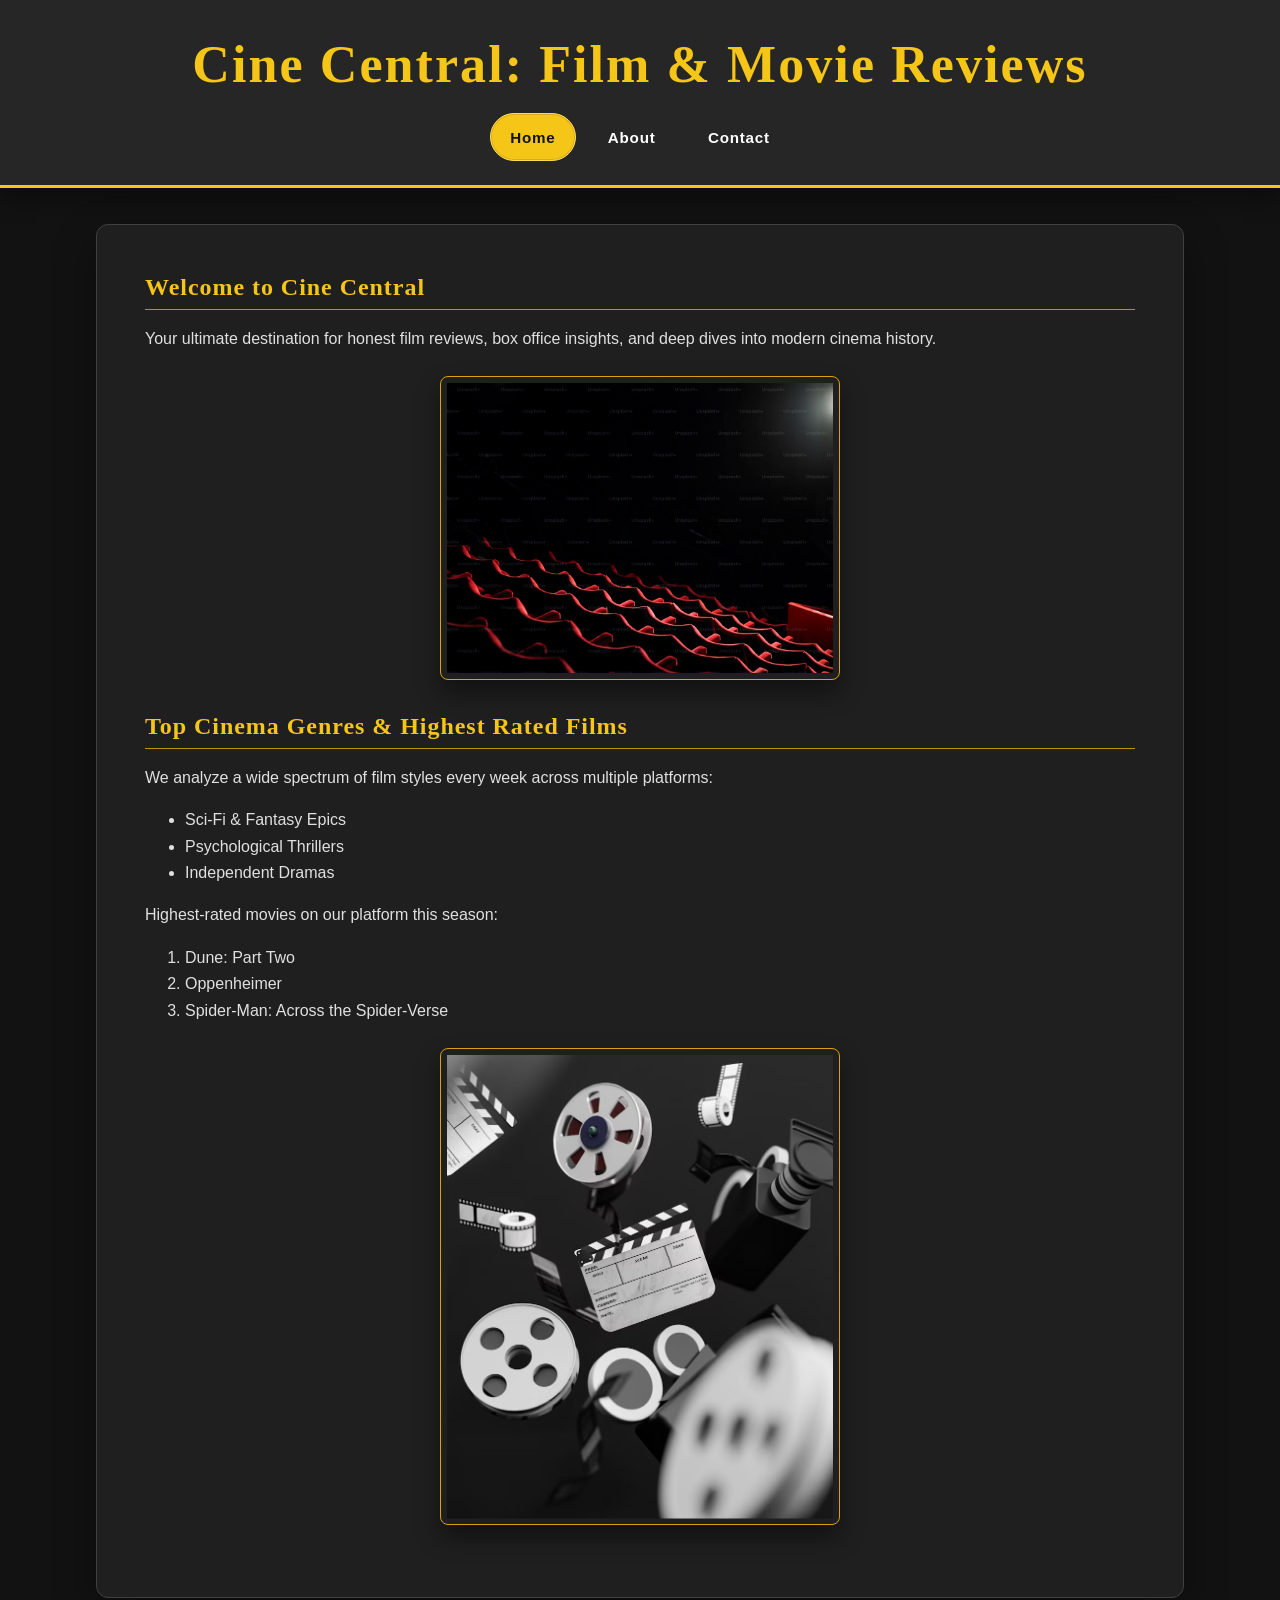
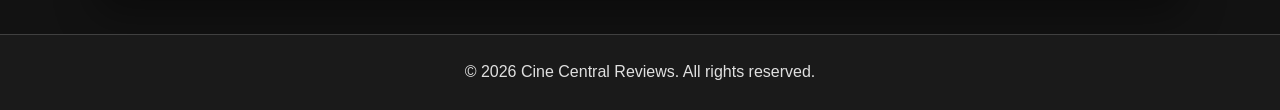
<file: index.html>
<!DOCTYPE html>
<html lang="en">
<head>
    <meta charset="UTF-8">
    <meta name="viewport" content="width=device-width, initial-scale=1.0">
    <title>Cine Central - Movie Reviews</title>
    <link rel="stylesheet" href="css/style.css">
</head>
<body>

    <header>
        <h1>Cine Central: Film &amp; Movie Reviews</h1>
        <nav>
            <ul>
                <li><a href="index.html" class="active">Home</a></li>
                <li><a href="about.html">About</a></li>
                <li><a href="contact.html">Contact</a></li>
            </ul>
        </nav>
    </header>

    <main>
        <h2>Welcome to Cine Central</h2>
        <p>Your ultimate destination for honest film reviews, box office insights, and deep dives into modern cinema history.</p>
        
        <img src="images/movie1.jpg" alt="A busy movie theater hallway with modern cinema posters" width="400">

        <h2>Top Cinema Genres &amp; Highest Rated Films</h2>
        <p>We analyze a wide spectrum of film styles every week across multiple platforms:</p>
        
        <ul>
            <li>Sci-Fi &amp; Fantasy Epics</li>
            <li>Psychological Thrillers</li>
            <li>Independent Dramas</li>
        </ul>

        <p>Highest-rated movies on our platform this season:</p>
        <ol>
            <li>Dune: Part Two</li>
            <li>Oppenheimer</li>
            <li>Spider-Man: Across the Spider-Verse</li>
        </ol>

        <img src="images/movie2.jpg" alt="A close-up shot of a classic film projector lens" width="400">
    </main>

    <footer>
        <p>&copy; 2026 Cine Central Reviews. All rights reserved.</p>
    </footer>

</body>
</html>
</file>
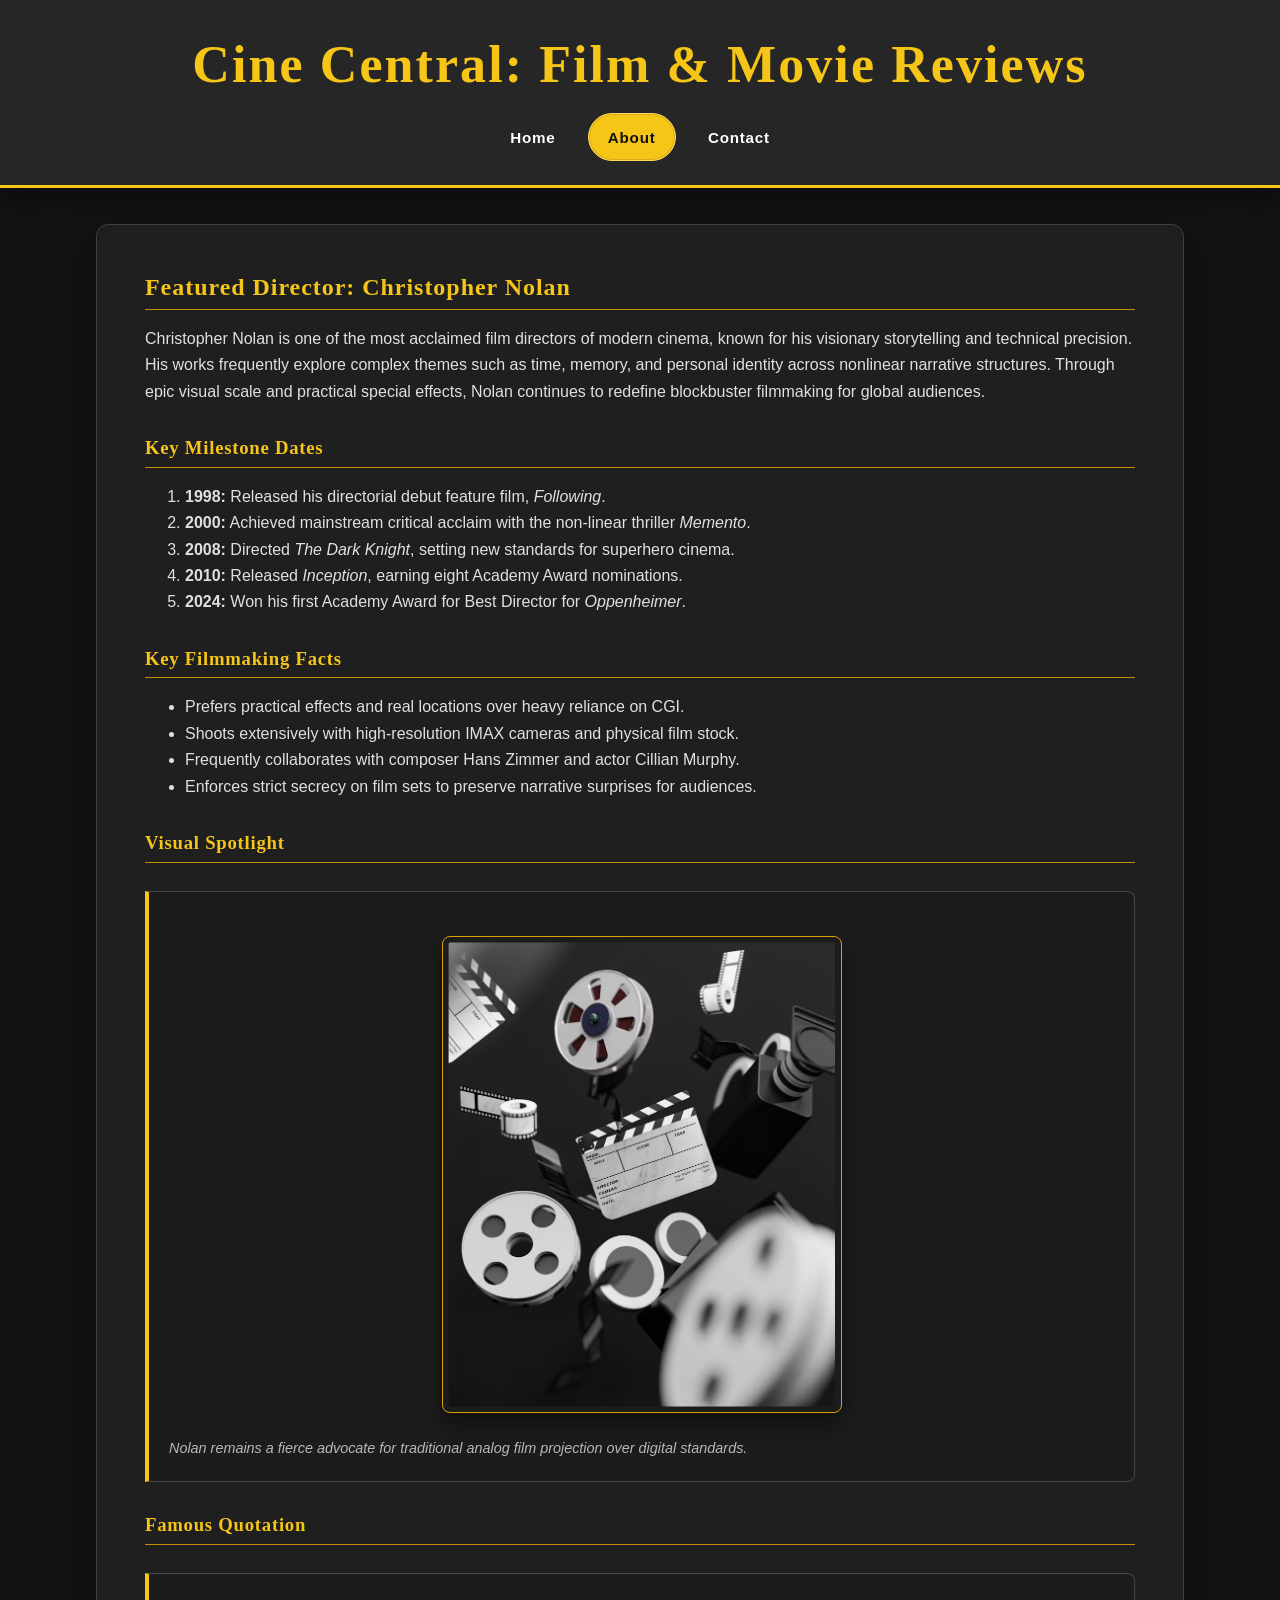
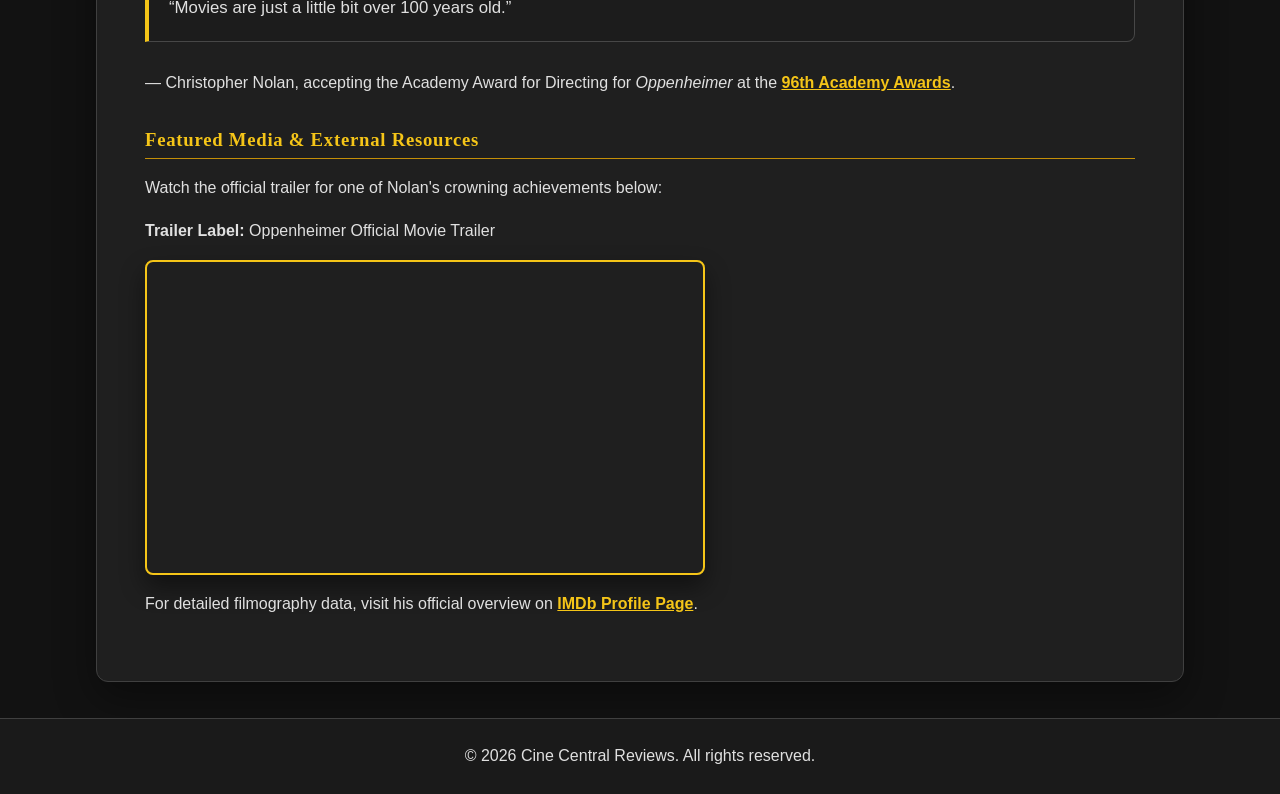
<file: about.html>
<!DOCTYPE html>
<html lang="en">
<head>
    <meta charset="UTF-8">
    <meta name="viewport" content="width=device-width, initial-scale=1.0">
    <title>Cine Central - About Christopher Nolan</title>
    <link rel="stylesheet" href="css/style.css">
</head>
<body>

    <header>
        <h1>Cine Central: Film &amp; Movie Reviews</h1>
        <nav>
            <ul>
                <li><a href="index.html">Home</a></li>
                <li><a href="about.html" class="active">About</a></li>
                <li><a href="contact.html">Contact</a></li>
            </ul>
        </nav>
    </header>

    <main>
        <h2>Featured Director: Christopher Nolan</h2>
        <p>Christopher Nolan is one of the most acclaimed film directors of modern cinema, known for his visionary storytelling and technical precision. His works frequently explore complex themes such as time, memory, and personal identity across nonlinear narrative structures. Through epic visual scale and practical special effects, Nolan continues to redefine blockbuster filmmaking for global audiences.</p>

        <h3>Key Milestone Dates</h3>
        <ol>
            <li><strong>1998:</strong> Released his directorial debut feature film, <em>Following</em>.</li>
            <li><strong>2000:</strong> Achieved mainstream critical acclaim with the non-linear thriller <em>Memento</em>.</li>
            <li><strong>2008:</strong> Directed <em>The Dark Knight</em>, setting new standards for superhero cinema.</li>
            <li><strong>2010:</strong> Released <em>Inception</em>, earning eight Academy Award nominations.</li>
            <li><strong>2024:</strong> Won his first Academy Award for Best Director for <em>Oppenheimer</em>.</li>
        </ol>

        <h3>Key Filmmaking Facts</h3>
        <ul>
            <li>Prefers practical effects and real locations over heavy reliance on CGI.</li>
            <li>Shoots extensively with high-resolution IMAX cameras and physical film stock.</li>
            <li>Frequently collaborates with composer Hans Zimmer and actor Cillian Murphy.</li>
            <li>Enforces strict secrecy on film sets to preserve narrative surprises for audiences.</li>
        </ul>

        <h3>Visual Spotlight</h3>
        <figure>
            <img src="images/movie2.jpg" alt="Classic cinema reels and filmmaking tools representing Nolan's devotion to physical film stock" width="400">
            <figcaption>Nolan remains a fierce advocate for traditional analog film projection over digital standards.</figcaption>
        </figure>

        <h3>Famous Quotation</h3>
        <blockquote>
            <p>“Movies are just a little bit over 100 years old.”</p>
        </blockquote>
        <p>— Christopher Nolan, accepting the Academy Award for Directing for <em>Oppenheimer</em> at the <a href="https://www.oscars.org/oscars/ceremonies/2024" target="_blank" rel="noopener">96th Academy Awards</a>.</p>

        <h3>Featured Media &amp; External Resources</h3>
        <p>Watch the official trailer for one of Nolan's crowning achievements below:</p>
        <p><strong>Trailer Label:</strong> Oppenheimer Official Movie Trailer</p>
        <iframe width="560" height="315" src="https://www.youtube.com/embed/uYPbbksJxIg" title="Oppenheimer official trailer" allowfullscreen></iframe>

        <p>For detailed filmography data, visit his official overview on 
            <a href="https://www.imdb.com/name/nm0634240/" target="_blank" rel="noopener">IMDb Profile Page</a>.
        </p>
    </main>

    <footer>
        <p>&copy; 2026 Cine Central Reviews. All rights reserved.</p>
    </footer>

</body>
</html>
</file>
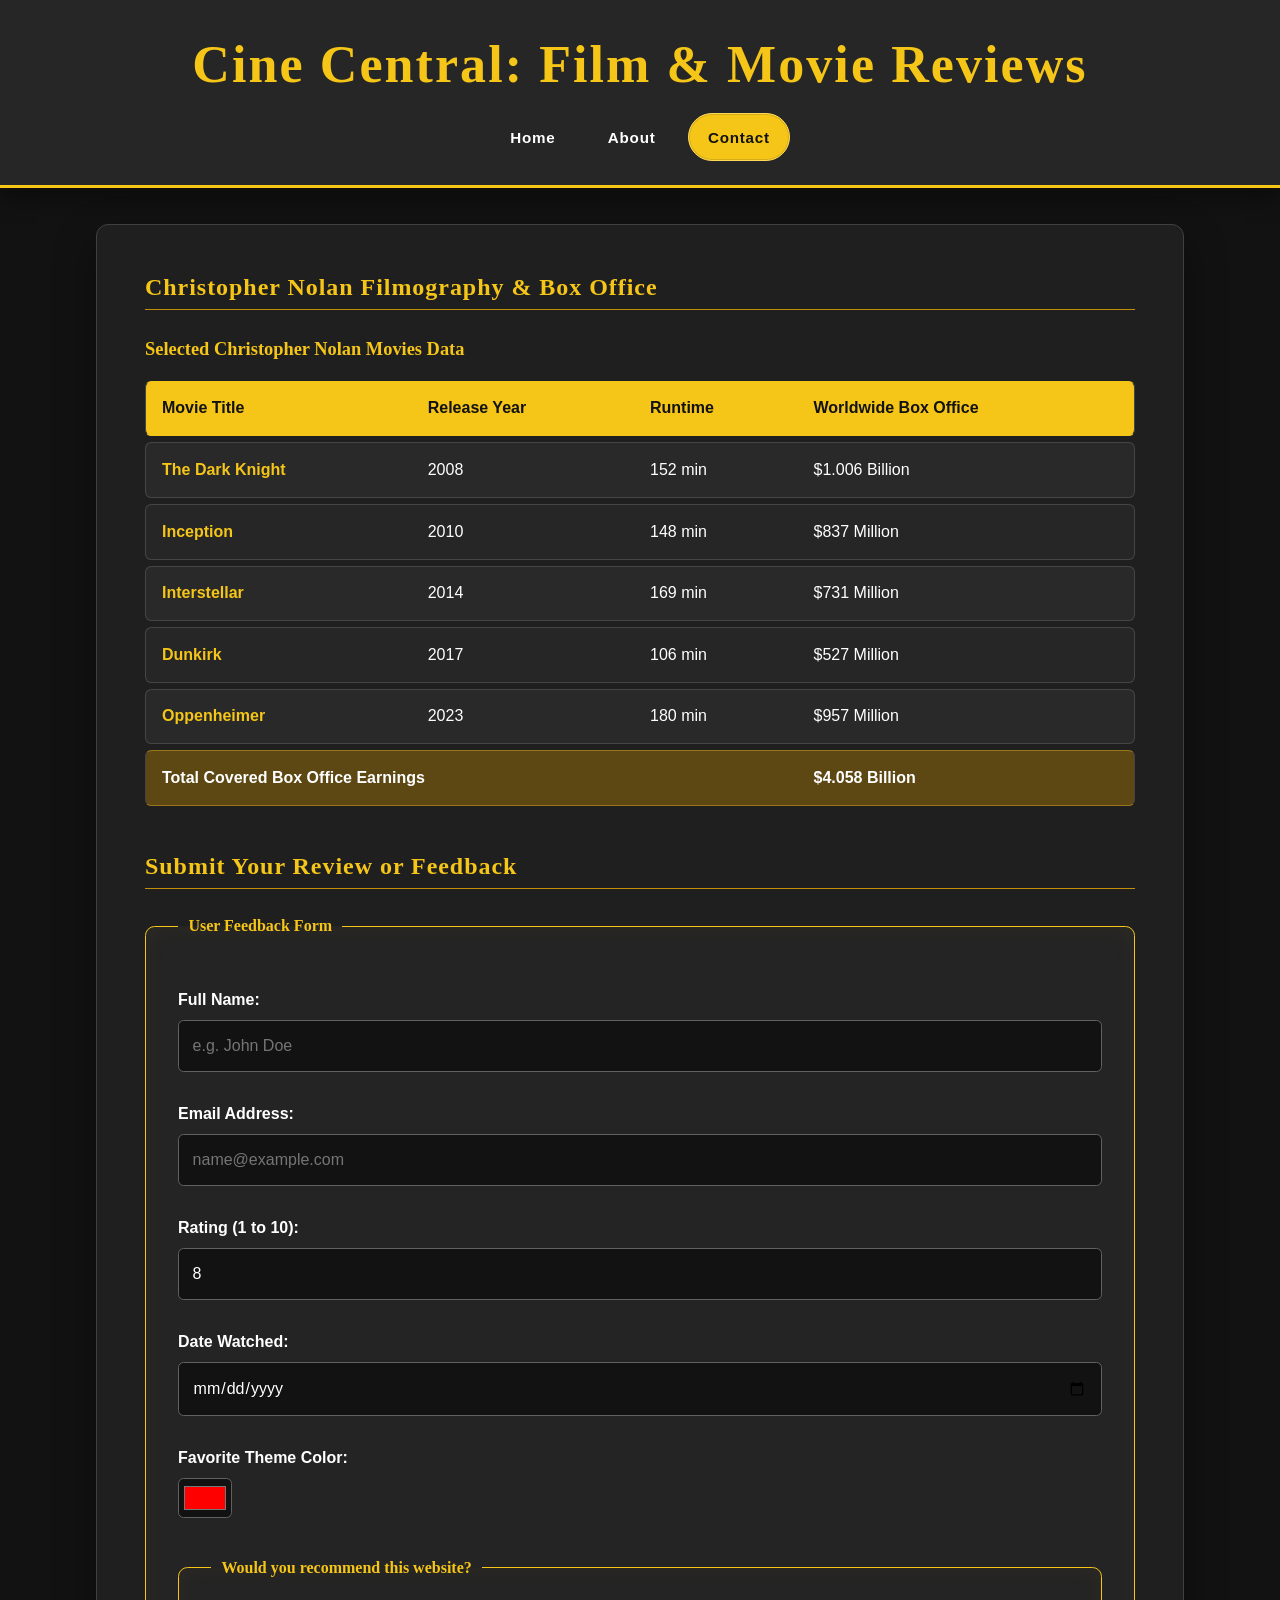
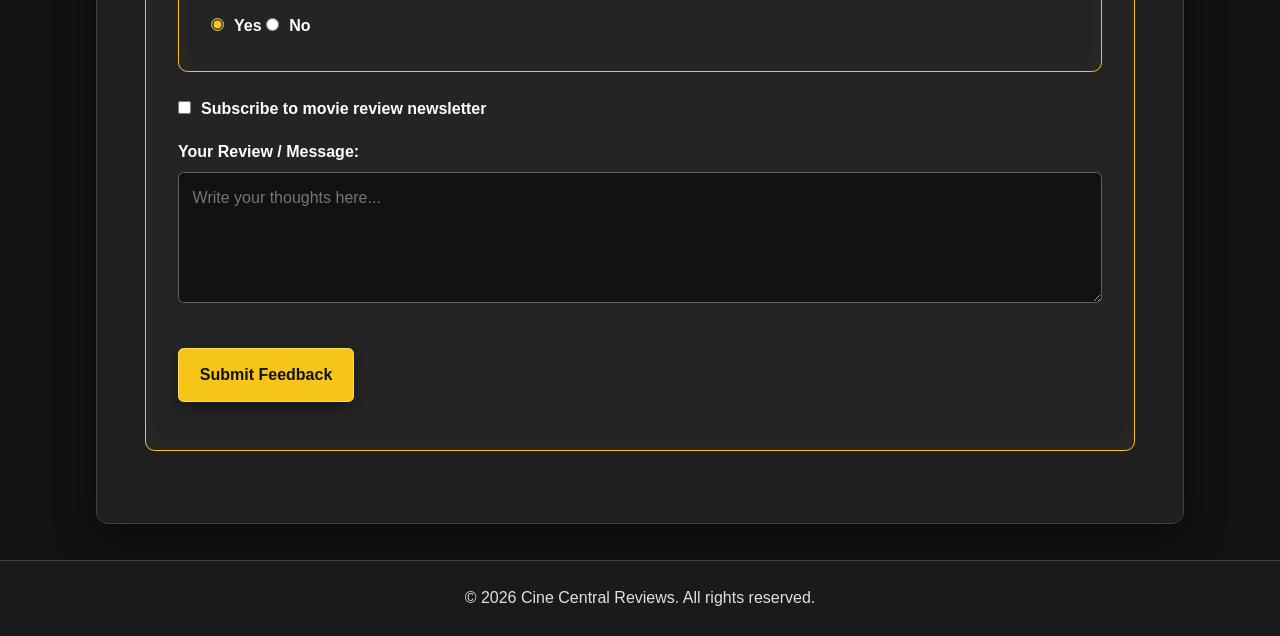
<file: contact.html>
<!DOCTYPE html>
<html lang="en">
<head>
    <meta charset="UTF-8">
    <meta name="viewport" content="width=device-width, initial-scale=1.0">
    <title>Cine Central - Data &amp; Contact</title>
    <link rel="stylesheet" href="css/style.css">
</head>
<body>

    <header>
        <h1>Cine Central: Film &amp; Movie Reviews</h1>
        <nav>
            <ul>
                <li><a href="index.html">Home</a></li>
                <li><a href="about.html">About</a></li>
                <li><a href="contact.html" class="active">Contact</a></li>
            </ul>
        </nav>
    </header>

    <main>
        <h2>Christopher Nolan Filmography &amp; Box Office</h2>
        
        <!-- Table requirement -->
        <table>
            <caption>Selected Christopher Nolan Movies Data</caption>
            <thead>
                <tr>
                    <th scope="col">Movie Title</th>
                    <th scope="col">Release Year</th>
                    <th scope="col">Runtime</th>
                    <th scope="col">Worldwide Box Office</th>
                </tr>
            </thead>
            <tbody>
                <tr>
                    <th scope="row">The Dark Knight</th>
                    <td>2008</td>
                    <td>152 min</td>
                    <td>$1.006 Billion</td>
                </tr>
                <tr>
                    <th scope="row">Inception</th>
                    <td>2010</td>
                    <td>148 min</td>
                    <td>$837 Million</td>
                </tr>
                <tr>
                    <th scope="row">Interstellar</th>
                    <td>2014</td>
                    <td>169 min</td>
                    <td>$731 Million</td>
                </tr>
                <tr>
                    <th scope="row">Dunkirk</th>
                    <td>2017</td>
                    <td>106 min</td>
                    <td>$527 Million</td>
                </tr>
                <tr>
                    <th scope="row">Oppenheimer</th>
                    <td>2023</td>
                    <td>180 min</td>
                    <td>$957 Million</td>
                </tr>
            </tbody>
            <tfoot>
                <tr>
                    <!-- Colspan requirement -->
                    <th scope="row" colspan="3">Total Covered Box Office Earnings</th>
                    <td>$4.058 Billion</td>
                </tr>
            </tfoot>
        </table>

        <h2>Submit Your Review or Feedback</h2>

        <!-- Form requirement -->
        <form action="#" method="get">
            <fieldset>
                <legend>User Feedback Form</legend>

                <p>
                    <label for="username">Full Name:</label><br>
                    <input type="text" id="username" name="username" placeholder="e.g. John Doe" required maxlength="50">
                </p>

                <p>
                    <label for="useremail">Email Address:</label><br>
                    <input type="email" id="useremail" name="useremail" placeholder="name@example.com" required>
                </p>

                <p>
                    <label for="rating">Rating (1 to 10):</label><br>
                    <input type="number" id="rating" name="rating" min="1" max="10" value="8">
                </p>

                <p>
                    <label for="watchdate">Date Watched:</label><br>
                    <input type="date" id="watchdate" name="watchdate">
                </p>

                <p>
                    <label for="favcolor">Favorite Theme Color:</label><br>
                    <input type="color" id="favcolor" name="favcolor" value="#ff0000">
                </p>

                <fieldset class="choice-group">
                    <legend>Would you recommend this website?</legend>
                    <input type="radio" id="rec-yes" name="recommend" value="yes" checked>
                    <label for="rec-yes">Yes</label>
                    <input type="radio" id="rec-no" name="recommend" value="no">
                    <label for="rec-no">No</label>
                </fieldset>

                <p>
                    <input type="checkbox" id="newsletter" name="newsletter" value="subscribe">
                    <label for="newsletter">Subscribe to movie review newsletter</label>
                </p>

                <p>
                    <label for="comments">Your Review / Message:</label><br>
                    <textarea id="comments" name="comments" rows="4" cols="40" placeholder="Write your thoughts here..."></textarea>
                </p>

                <p>
                    <input type="submit" value="Submit Feedback">
                </p>
            </fieldset>
        </form>
    </main>

    <footer>
        <p>&copy; 2026 Cine Central Reviews. All rights reserved.</p>
    </footer>

</body>
</html>
</file>
<file: css/style.css>
/* CINE CENTRAL — dark cinema theme */
/* Two font families only: clean sans-serif body + cinematic serif titles */
* { box-sizing: border-box; }

body {
    min-height: 100vh; margin: 0; padding: 0;
    font-family: Arial, sans-serif; line-height: 1.65;
    color: white; /* colour name */ background: rgb(18, 18, 18); /* RGB */
}

header {
    padding: 2.25rem 1rem 1.5rem; text-align: center;
    background: hsl(0, 0%, 15%); /* HSL */
    border-bottom: 3px solid #f5c518; /* Hex */
    box-shadow: 0 0.5rem 1.5rem rgba(0, 0, 0, 0.45);
}

header h1, h2, h3 { font-family: Georgia, serif; letter-spacing: 0.04em; }
header h1 { margin: 0 0 1.25rem; color: #f5c518; font-size: clamp(2rem, 5vw, 3.25rem); line-height: 1.1; }

nav ul { display: flex; flex-wrap: wrap; justify-content: center; gap: 0.75rem; margin: 0; padding: 0; list-style: none; }
nav a {
    display: inline-block; padding: 0.65rem 1.2rem; border: 1px solid transparent; border-radius: 999px;
    color: white; font-size: 0.95rem; font-weight: 700; letter-spacing: 0.05em; text-decoration: none;
    transition: background-color 180ms ease, color 180ms ease, transform 180ms ease, box-shadow 180ms ease;
}
nav a:hover, nav a:focus-visible {
    color: rgb(18, 18, 18); background: #f5c518; transform: translateY(-3px);
    box-shadow: 0 0.45rem 1rem rgba(245, 197, 24, 0.28); outline: none;
}
/* Required class selector */
nav a.active, .active { color: rgb(18, 18, 18); background: #f5c518; border-color: #ffd95a; box-shadow: inset 0 0 0 1px rgba(0, 0, 0, 0.12); }

main {
    width: min(92%, 68rem); margin: 4vh auto; padding: clamp(1.5rem, 4vw, 3rem);
    background: hsl(0, 0%, 12%); border: 1px solid hsl(0, 0%, 25%); border-radius: 0.75rem;
    box-shadow: 0 1rem 2.5rem rgba(0, 0, 0, 0.38);
}
h2, h3 { margin: 2rem 0 0.8rem; padding-bottom: 0.45rem; color: #f5c518; border-bottom: 1px solid hsl(43, 92%, 40%); line-height: 1.2; }
h2:first-child { margin-top: 0; }
p, li { color: hsl(0, 0%, 88%); }
a[href^="http"] { color: #f5c518; font-weight: 700; }
main a[href^="http"]:hover { color: white; }

img { display: block; max-width: 100%; height: auto; margin: 1.5rem auto; padding: 0.35rem; border: 1px solid hsl(43, 92%, 45%); border-radius: 0.5rem; box-shadow: 0 0.75rem 1.5rem rgba(0, 0, 0, 0.45); }
figure, blockquote { margin: 1.75em 0; padding: 1.25rem; background: rgb(28, 28, 28); border: 1px solid hsl(0, 0%, 28%); border-left: 4px solid #f5c518; border-radius: 0 0.5rem 0.5rem 0; }
figcaption { margin-top: 0.75rem; color: hsl(0, 0%, 72%); font-size: 0.9rem; font-style: italic; }
blockquote p { margin: 0; font-size: 1.05rem; }
iframe { display: block; width: min(100%, 560px); max-width: 100%; margin: 1rem 0; border: 2px solid #f5c518; border-radius: 0.5rem; box-shadow: 0 0.75rem 1.5rem rgba(0, 0, 0, 0.45); }

/* Filmography table: separated borders make the rows read like cinema cards */
table { width: 100%; margin: 1.5rem 0 2.5rem; border-spacing: 0 0.4rem; border-collapse: separate; color: white; }
caption { margin-bottom: 0.65rem; color: #f5c518; font-family: Georgia, serif; font-size: 1.15rem; font-weight: 700; text-align: left; }
th, td { padding: 0.85rem 1rem; border-top: 1px solid hsl(0, 0%, 27%); border-bottom: 1px solid hsl(0, 0%, 27%); text-align: left; }
th:first-child, td:first-child { border-left: 1px solid hsl(0, 0%, 27%); border-radius: 0.4rem 0 0 0.4rem; }
th:last-child, td:last-child { border-right: 1px solid hsl(0, 0%, 27%); border-radius: 0 0.4rem 0.4rem 0; }
thead th { color: rgb(18, 18, 18); background: #f5c518; border-color: #f5c518; }
tbody tr:nth-child(odd) > * { background: hsl(0, 0%, 16%); }
tbody tr:nth-child(even) > * { background: rgb(38, 38, 38); }
tbody th { color: #f5c518; }
tfoot th, tfoot td { background: hsl(43, 65%, 22%); border-color: hsl(43, 70%, 35%); color: white; font-weight: 700; }

/* Form controls — ID and attribute selectors are intentionally visible in DevTools */
fieldset { margin: 1.5rem 0; padding: clamp(1.25rem, 3vw, 2rem); background: hsl(0, 0%, 14%); border: 1px solid #f5c518; border-radius: 0.6rem; box-shadow: inset 0 0 1.5rem rgba(245, 197, 24, 0.04); }
legend { padding: 0 0.65rem; color: #f5c518; font-family: Georgia, serif; font-weight: 700; }
label { color: white; font-weight: 700; }
input[type="text"], input[type="email"], input[type="number"], input[type="date"], textarea, #comments {
    width: 100%; margin: 0.4rem 0 0.8rem; padding: 0.75rem 0.85rem; color: white; background: rgb(18, 18, 18);
    border: 1px solid hsl(0, 0%, 38%); border-radius: 0.35rem; font: inherit;
}
input[type="color"] { width: 3.4rem; height: 2.5rem; margin: 0.4rem 0 0.8rem; padding: 0.2rem; background: rgb(18, 18, 18); border: 1px solid hsl(0, 0%, 38%); border-radius: 0.35rem; vertical-align: middle; }
input[type="radio"], input[type="checkbox"] { margin: 0.2rem 0.35rem 0.2rem 0; accent-color: #f5c518; }
input:focus, textarea:focus, #comments:focus { outline: 2px solid #f5c518; outline-offset: 2px; border-color: #f5c518; box-shadow: 0 0 0 0.25rem rgba(245, 197, 24, 0.25), 0 0 1rem rgba(245, 197, 24, 0.35); }
input[type="submit"] { margin-top: 0.5rem; padding: 0.8rem 1.3rem; color: rgb(18, 18, 18); background: #f5c518; border: 1px solid #ffd95a; border-radius: 0.35rem; box-shadow: 0 0.35rem 0.8rem rgba(0, 0, 0, 0.32); cursor: pointer; font: inherit; font-weight: 700; transition: transform 180ms ease, box-shadow 180ms ease, background-color 180ms ease; }
input[type="submit"]:hover { background: white; transform: translateY(-2px); box-shadow: 0 0.55rem 1.1rem rgba(245, 197, 24, 0.24); }

footer { margin-top: 4vh; padding: 1.5rem 1rem; color: hsl(0, 0%, 75%); background: hsl(0, 0%, 10%); border-top: 1px solid hsl(0, 0%, 25%); text-align: center; }
footer p { margin: 0; }

@media (max-width: 40rem) {
    main { width: 94%; margin: 2vh auto; }
    table { display: block; overflow-x: auto; font-size: 0.85rem; white-space: nowrap; }
    th, td { padding: 0.65rem 0.5rem; }
}
</file>
